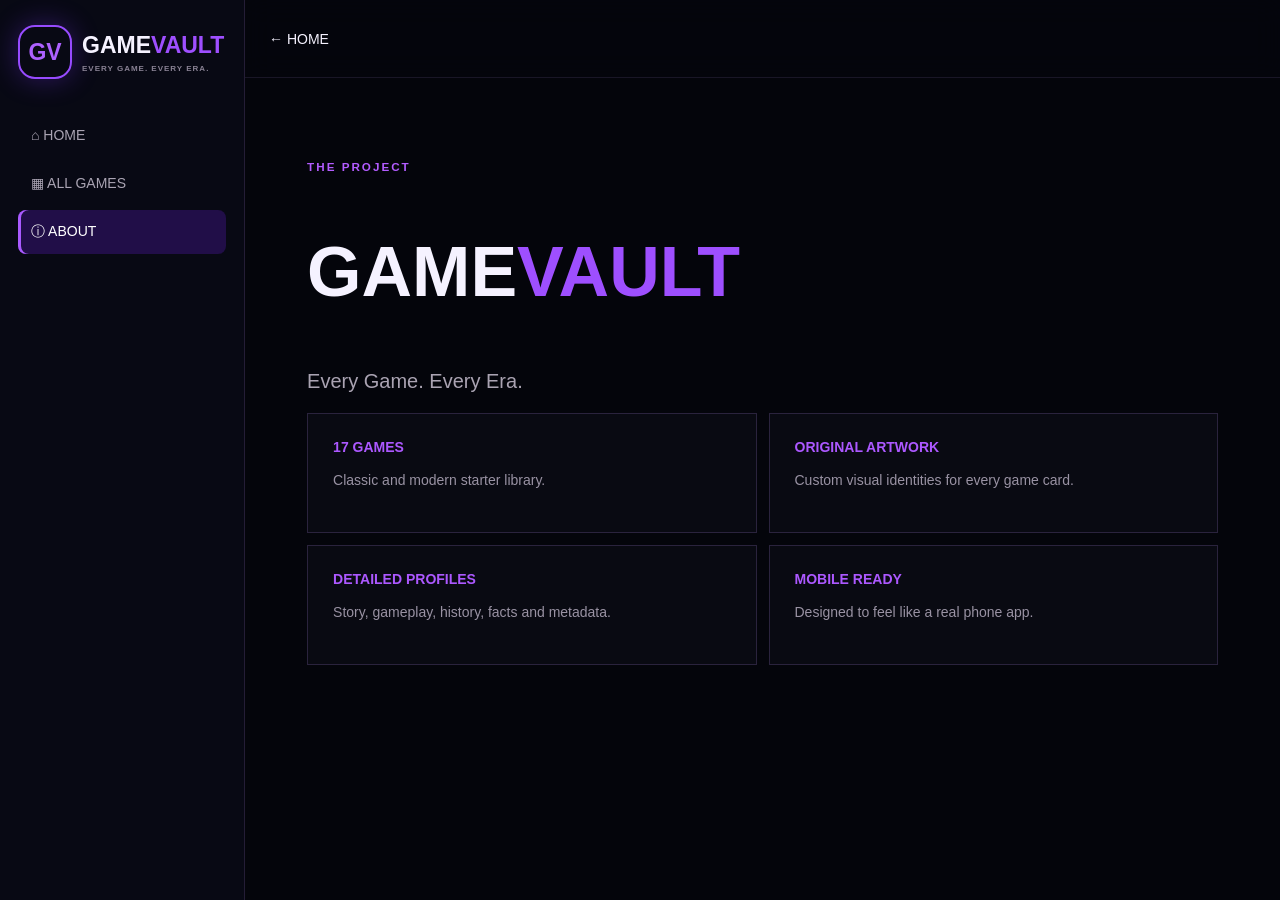
<file: about.html>
<!doctype html><html><head><meta charset="utf-8"><meta name="viewport" content="width=device-width,initial-scale=1"><link rel="stylesheet" href="style.css"><title>About — GameVault</title></head><body><aside><a class="brand" href="index.html"><b>GV</b><strong>GAME<span>VAULT</span><small>EVERY GAME. EVERY ERA.</small></strong></a><nav><a href="index.html">⌂ HOME</a><a href="index.html#library">▦ ALL GAMES</a><a class="on">ⓘ ABOUT</a></nav></aside><main><header><a href="index.html">← HOME</a></header><section class="about"><small>THE PROJECT</small><h1>GAME<span>VAULT</span></h1><p>Every Game. Every Era.</p><div class="aboutgrid"><article><b>17 GAMES</b><p>Classic and modern starter library.</p></article><article><b>ORIGINAL ARTWORK</b><p>Custom visual identities for every game card.</p></article><article><b>DETAILED PROFILES</b><p>Story, gameplay, history, facts and metadata.</p></article><article><b>MOBILE READY</b><p>Designed to feel like a real phone app.</p></article></div></section></main></body></html>
</file>
<file: style.css>
*{box-sizing:border-box}body{margin:0;background:#04050b;color:#f5f2ff;font:14px Arial,sans-serif}a{color:inherit;text-decoration:none}aside{width:245px;position:fixed;left:0;top:0;bottom:0;padding:25px 18px;background:#080914;border-right:1px solid #241d36}.brand{display:flex;gap:10px;align-items:center;font-size:23px}.brand>b{display:grid;place-items:center;width:54px;height:54px;border:2px solid #974bff;border-radius:17px;color:#ad61ff;box-shadow:0 0 28px #7c32ff55}.brand strong span,.about h1 span{color:#9e4fff}.brand small{display:block;font-size:8px;color:#888193;letter-spacing:1px;margin-top:5px}nav{margin-top:35px;display:grid;gap:6px}nav a{padding:13px;border-radius:8px;color:#aaa4b3}nav a.on,nav a:hover{background:#671bd544;color:white;box-shadow:inset 3px 0 #a95aff}.stats{margin-top:30px;border:1px solid #29233b;padding:12px;display:grid;grid-template-columns:repeat(3,1fr);gap:6px;color:#aaa}.stats>small{grid-column:1/-1}.stats div{text-align:center;border:1px solid #29233b;padding:9px}.stats b{display:block;color:#b261ff;font-size:19px}.stats small{font-size:8px}.promo{margin-top:16px;padding:17px;border:1px solid #4b2674;background:#110b1b;border-radius:9px}.promo b{color:#b361ff}.promo p{color:#a7a0b1;line-height:1.6}main{margin-left:245px;min-height:100vh;padding-bottom:70px}header{height:78px;padding:0 24px;display:flex;align-items:center;gap:12px;border-bottom:1px solid #191626;background:#05060de8;position:sticky;top:0;z-index:5;backdrop-filter:blur(14px)}header input{flex:1;max-width:430px;padding:12px 15px;background:#090a13;border:1px solid #2a2540;border-radius:8px;color:white}header select{padding:11px;background:#090a13;color:#ddd;border:1px solid #2a2540;border-radius:7px}.avatar{margin-left:auto;background:#5d1bc7;border:1px solid #b66cff;border-radius:50%;padding:10px;font-size:10px}.hero{margin:20px 24px;height:320px;border:1px solid #33254a;border-radius:12px;overflow:hidden;position:relative;padding:45px;background:radial-gradient(circle at 75% 45%,#7d2cff77,transparent 35%),linear-gradient(110deg,#090712,#1b0c2c)}.hero small,.about>small{color:#b35cff;font-weight:900;letter-spacing:2px}.hero h1{font-size:50px;line-height:.8;margin:12px 0}.hero h1 em{color:#a85cff;font-style:normal}.hero p{color:#aaa3b4;max-width:520px;line-height:1.7}.hero a{display:inline-block;background:#842dff;padding:11px 15px;border-radius:6px;font-weight:bold}.hero>strong{position:absolute;right:13%;top:35px;font-size:210px;color:#a34dff;text-shadow:0 0 70px #8c35ff}.genres{display:flex;gap:8px;padding:0 24px 20px;overflow:auto}.genres span{min-width:120px;padding:12px;border:1px solid #29223a;background:#090a13;border-radius:8px;font-weight:bold;font-size:10px}.genres small{display:block;color:#777181;margin-top:5px}.library{padding:0 24px}.title{display:flex;justify-content:space-between;align-items:end;margin-bottom:15px}.title h2{margin:0}.title small{color:#777181}.library #grid{display:grid;grid-template-columns:repeat(6,1fr);gap:10px}.card{background:#090a12;border:1px solid #242035;border-radius:8px;overflow:hidden;transition:.2s}.card:hover{transform:translateY(-4px);border-color:var(--a)}.pic{height:150px;position:relative}.pic img{width:100%;height:100%;object-fit:cover}.pic button{position:absolute;right:7px;bottom:7px;border:0;border-radius:50%;background:#05050ccc;color:#fff;width:28px;height:28px}.card>div+div{padding:10px}.card small{color:#88808f;font-size:9px}.card h3{font-size:12px;height:27px;margin:6px 0}.card span{color:#b15cff;font-weight:bold;font-size:10px}.card i{float:right;color:#777;font-size:8px;max-width:75px;overflow:hidden;white-space:nowrap}.detail{margin:20px 24px 0;height:360px;border:1px solid #39284f;border-radius:12px;overflow:hidden;position:relative}.detail img{width:100%;height:100%;object-fit:cover}.detail>div{position:absolute;inset:0;padding:48px;background:linear-gradient(90deg,#06050ceb,#06050caa 50%,transparent)}.detail small{color:var(--a);font-weight:bold}.detail h1{font-size:52px;margin:12px 0}.detail p{max-width:560px;color:#b4acbd;line-height:1.7}.detail>div>strong{color:#ffd33d;background:#100d18;border:1px solid #58327c;padding:10px 13px;border-radius:6px}.meta{margin:0 24px;padding:18px;display:grid;grid-template-columns:repeat(5,1fr);border:1px solid #252036;background:#080911}.meta div{padding:0 12px;border-right:1px solid #211c30;font-size:11px}.meta b{display:block;color:#817b8d;font-size:8px;margin-bottom:8px}.tabs{margin:15px 24px 0;padding:16px;border:1px solid #252036;color:#aaa1b2;font-size:10px;font-weight:bold;white-space:nowrap;overflow:auto}.info{margin:0 24px;display:grid;grid-template-columns:1fr 300px;border:1px solid #252036;background:#080911}.info article,.info aside{padding:25px}.info aside{border-left:1px solid #252036}.info p{color:#a39cab;line-height:1.8}.boxes{display:grid;grid-template-columns:repeat(4,1fr);gap:8px}.boxes b{padding:15px;border:1px solid #292139;color:#ad5cff}.boxes small{display:block;color:white;margin-top:7px}.about{padding:80px 6%}.about h1{font-size:70px}.about>p{font-size:20px;color:#aaa3b2}.aboutgrid{display:grid;grid-template-columns:repeat(2,1fr);gap:12px}.aboutgrid article{padding:25px;border:1px solid #2a233d;background:#090a12}.aboutgrid b{color:#ac58ff}.aboutgrid p{color:#9992a3;line-height:1.7}footer{position:fixed;bottom:0;left:245px;right:0;padding:14px;background:#0b0713f0;border-top:1px solid #34204c;text-align:center;color:#9991a2;font-size:10px;z-index:6}footer b{color:#b35cff}@media(max-width:900px){.library #grid{grid-template-columns:repeat(4,1fr)}.meta{grid-template-columns:repeat(3,1fr)}}@media(max-width:650px){aside{display:none}main{margin-left:0}header{padding:0 12px}header select{display:none}.hero{margin:12px;height:330px;padding:35px 22px}.hero h1{font-size:42px}.hero>strong{opacity:.3;right:0}.genres{padding-left:12px}.library{padding:0 12px}.library #grid{grid-template-columns:repeat(2,1fr)}.pic{height:145px}.detail{margin:12px;height:340px}.detail>div{padding:30px 20px}.detail h1{font-size:40px}.meta{margin:0 12px;grid-template-columns:repeat(2,1fr);gap:14px}.tabs{margin:15px 12px 0}.info{margin:0 12px;grid-template-columns:1fr}.info aside{border-left:0;border-top:1px solid #252036}.boxes{grid-template-columns:repeat(2,1fr)}footer{left:0;white-space:nowrap;overflow:auto}.about{padding:50px 20px}.about h1{font-size:52px}.aboutgrid{grid-template-columns:1fr}}
</file>
